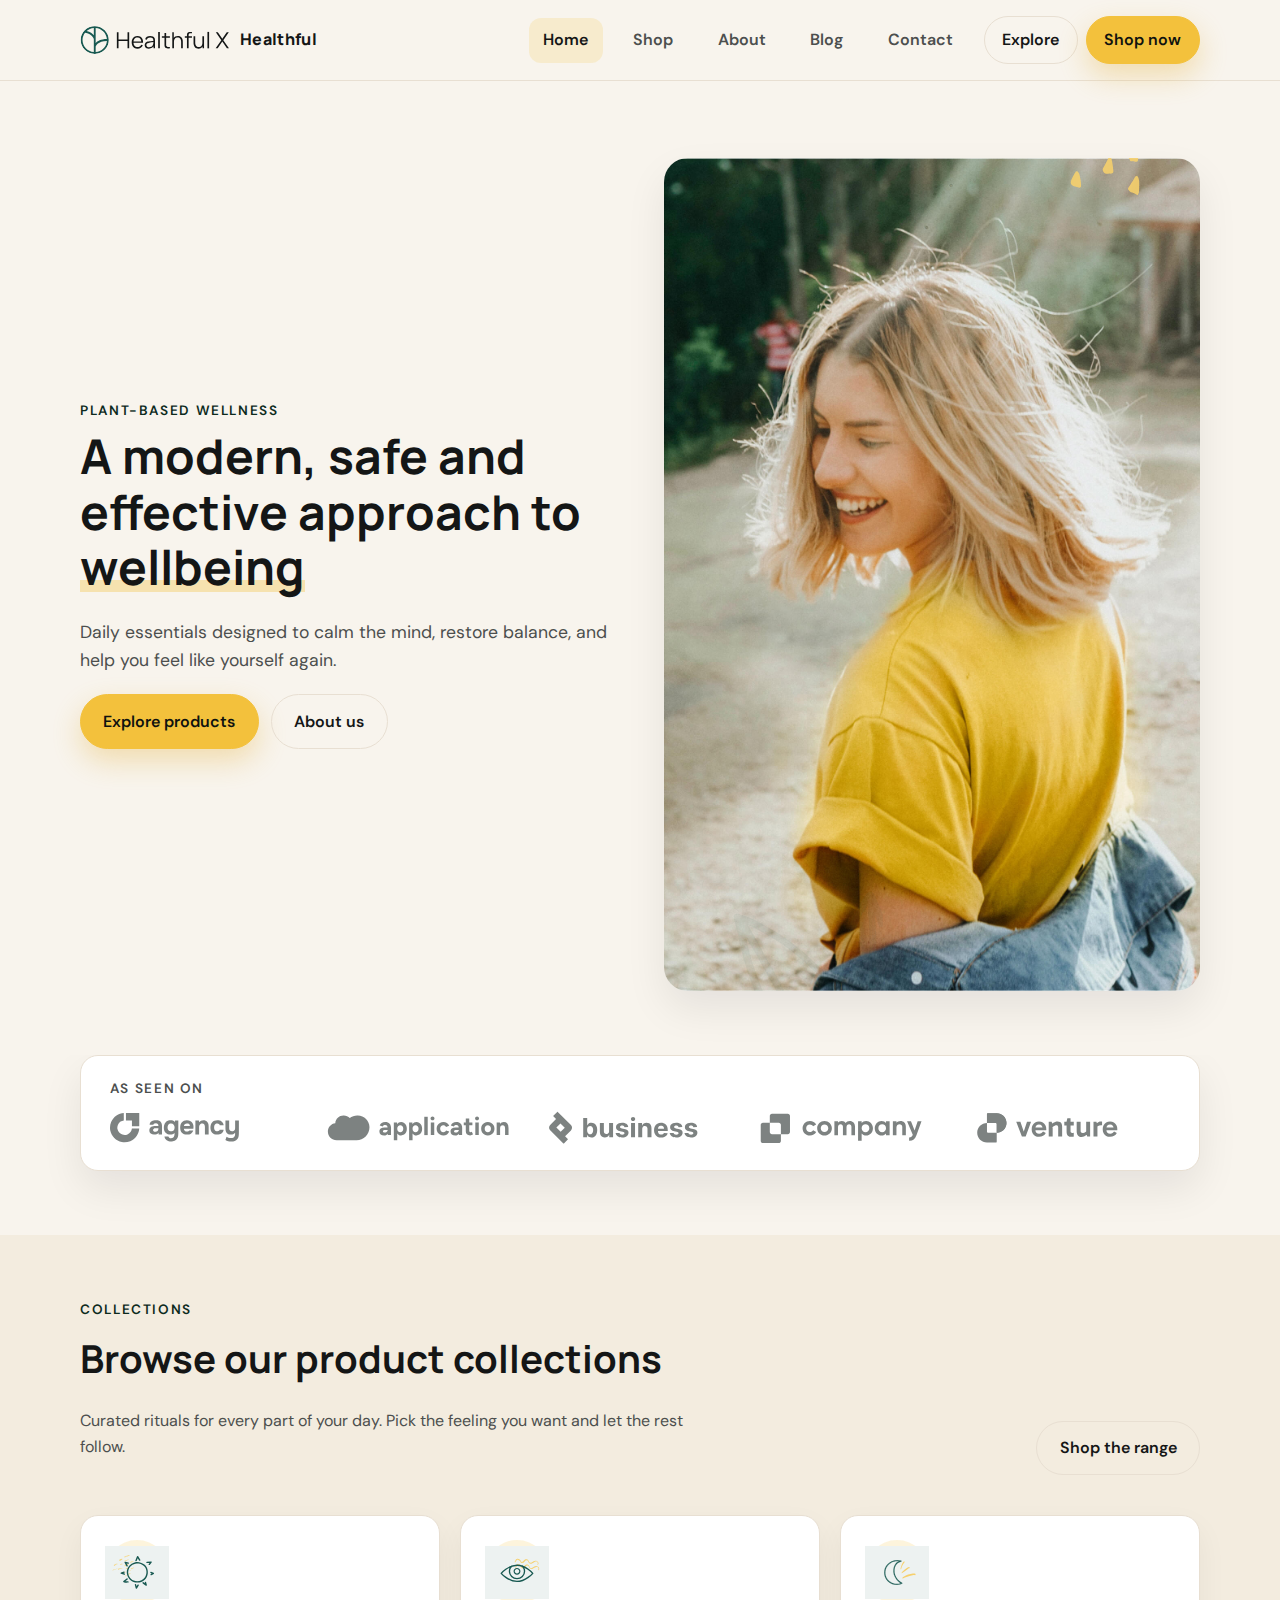
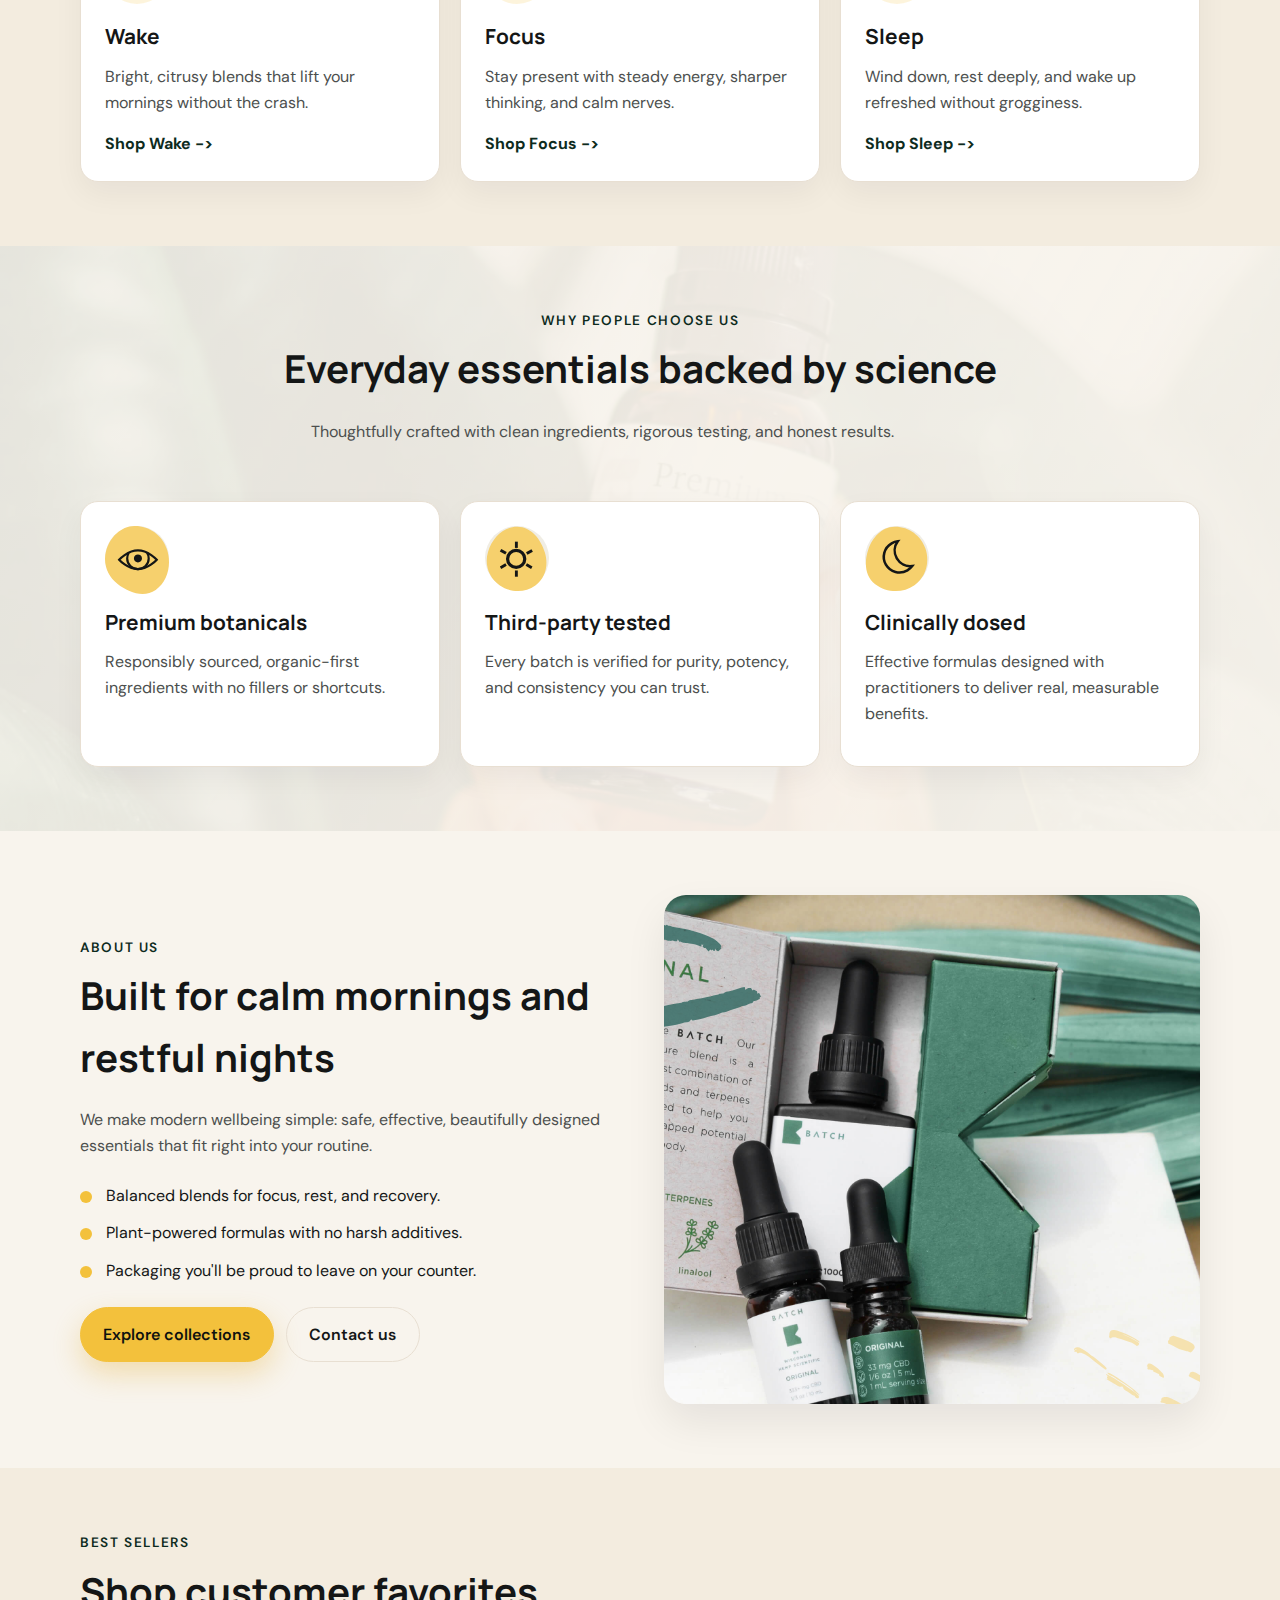
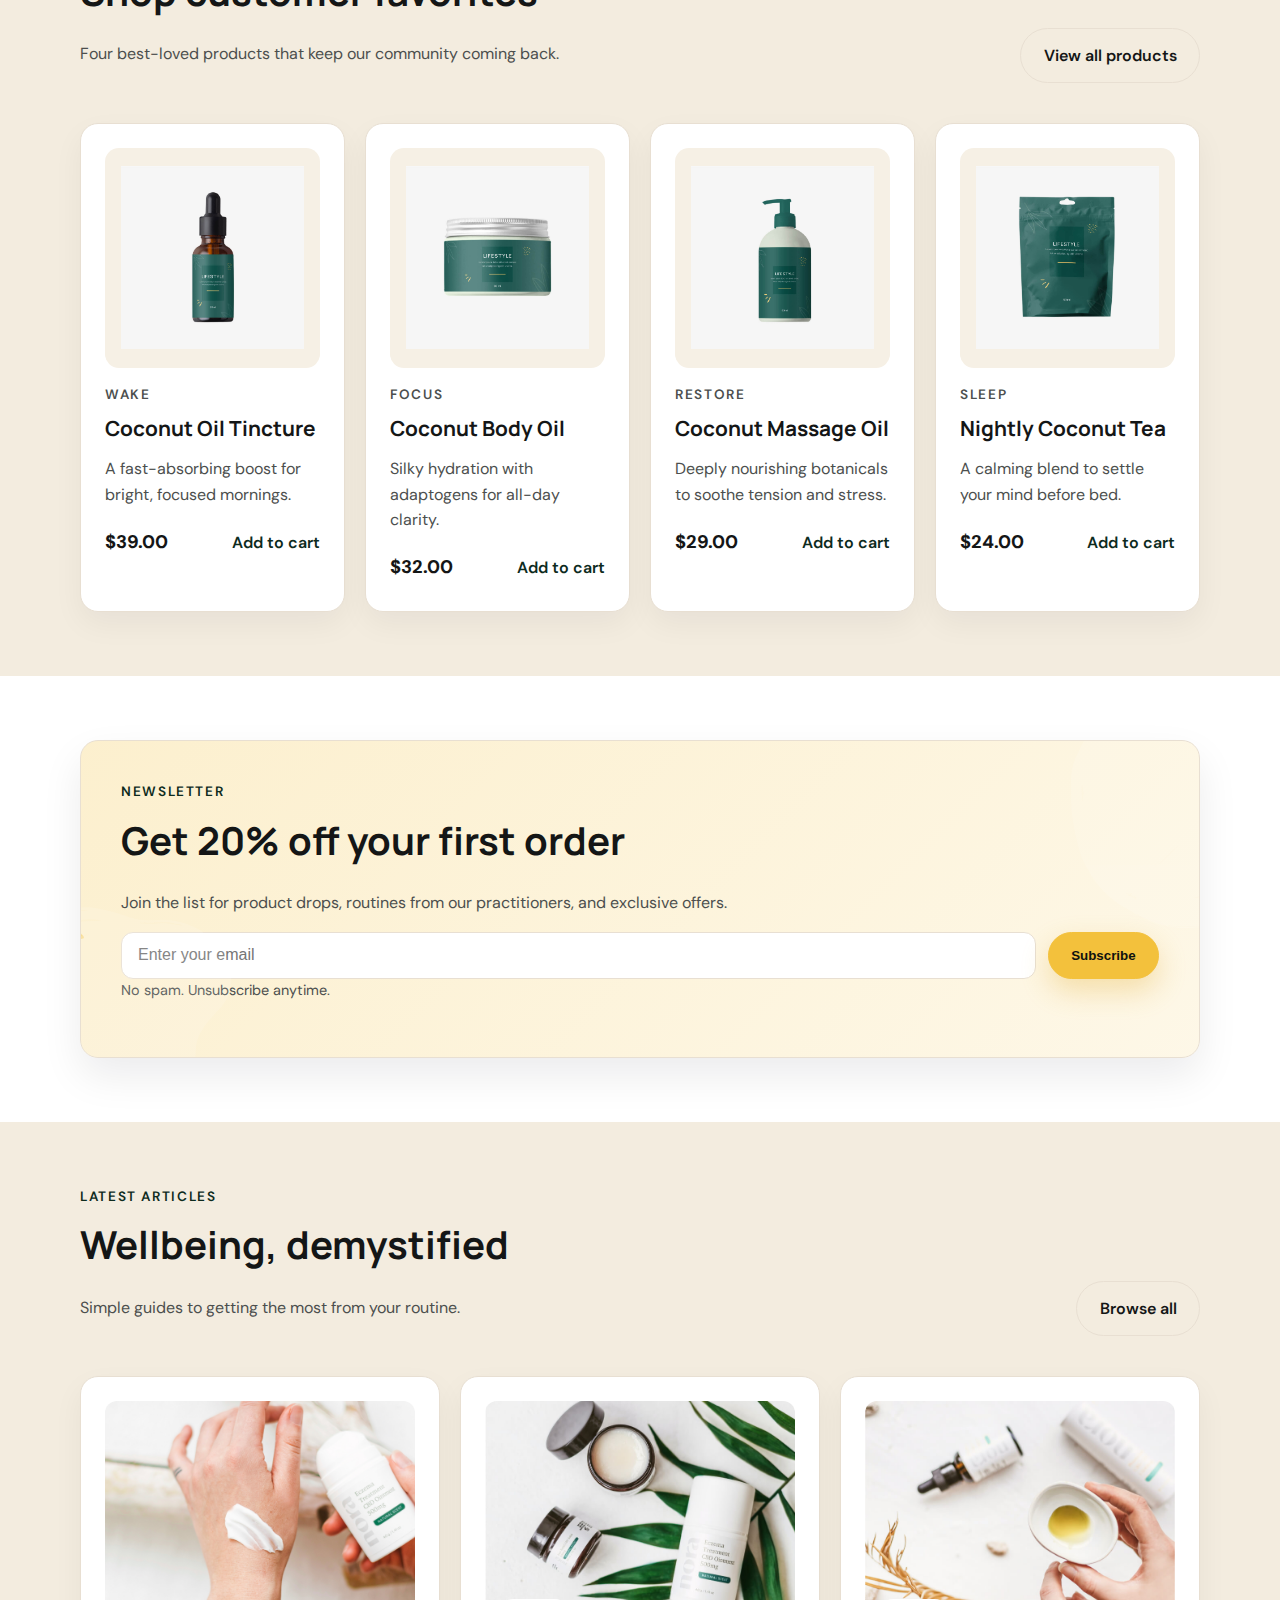
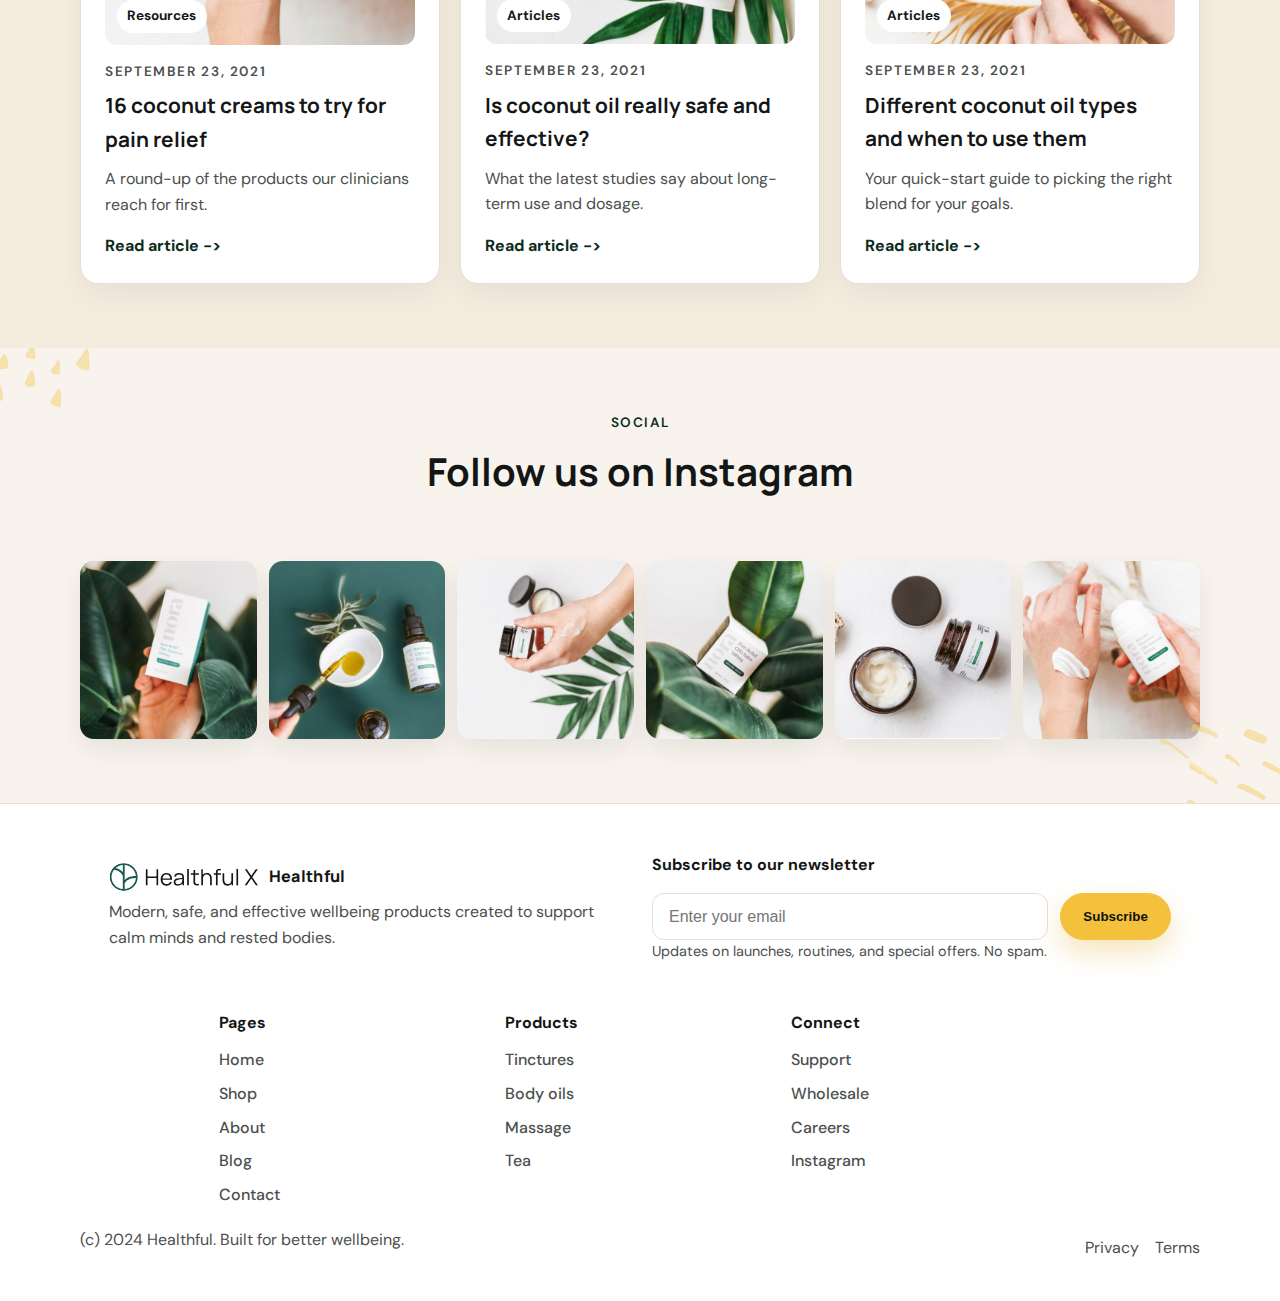
<file: docs/index.html>
<!doctype html>
<html lang="en">
<head>
  <meta charset="utf-8">
  <meta name="viewport" content="width=device-width, initial-scale=1">
  <title>Healthful | Modern wellbeing essentials</title>
  <link rel="preconnect" href="https://fonts.googleapis.com">
  <link rel="preconnect" href="https://fonts.gstatic.com" crossorigin>
  <link href="https://fonts.googleapis.com/css2?family=DM+Sans:wght@400;500;600&family=Manrope:wght@600;700;800&display=swap" rel="stylesheet">
  <link rel="stylesheet" href="assets/style.css">
</head>
<body>
  <div id="nav-placeholder"></div>

  <main>
    <section class="section hero" id="home">
      <div class="container grid-hero">
        <div class="hero-copy">
          <p class="eyebrow">Plant-based wellness</p>
          <h1>A modern, safe and effective approach to <span class="highlight-underline">wellbeing</span></h1>
          <p class="lede">Daily essentials designed to calm the mind, restore balance, and help you feel like yourself again.</p>
          <div class="button-row">
            <a class="button primary" href="#products">Explore products</a>
            <a class="button ghost" href="#about">About us</a>
          </div>
        </div>
        <div class="hero-media">
          <div class="hero-image">
            <img src="assets/media/home_hero.jpg" alt="Bottle and dropper on neutral background">
            <img class="shape hero-shape-one" src="assets/media/hero_shape_01.svg" alt="">
            <img class="shape hero-shape-two" src="assets/media/hero_shape_02.svg" alt="">
          </div>
        </div>
      </div>
    </section>

    <section class="section logo-band">
      <div class="container">
        <div class="logo-card">
          <p class="eyebrow muted">As seen on</p>
          <div class="logo-row">
            <img src="assets/media/logo_agency.svg" alt="Agency logo">
            <img src="assets/media/logo_app.svg" alt="Application logo">
            <img src="assets/media/logo_business.svg" alt="Business logo">
            <img src="assets/media/logo_company.svg" alt="Company logo">
            <img class="hide-sm" src="assets/media/logo_venture.svg" alt="Venture logo">
          </div>
        </div>
      </div>
    </section>

    <section class="section light" id="collections">
      <div class="container">
        <div class="section-header">
          <div>
            <p class="eyebrow">Collections</p>
            <h2>Browse our product collections</h2>
            <p class="body">Curated rituals for every part of your day. Pick the feeling you want and let the rest follow.</p>
          </div>
          <a class="button ghost" href="#products">Shop the range</a>
        </div>
        <div class="card-grid triple">
          <article class="card collection-card">
            <div class="icon-circle">
              <img src="assets/media/collection_wake.svg" alt="">
            </div>
            <h3>Wake</h3>
            <p>Bright, citrusy blends that lift your mornings without the crash.</p>
            <span class="arrow-link">Shop Wake -></span>
          </article>
          <article class="card collection-card">
            <div class="icon-circle">
              <img src="assets/media/collection_focus.svg" alt="">
            </div>
            <h3>Focus</h3>
            <p>Stay present with steady energy, sharper thinking, and calm nerves.</p>
            <span class="arrow-link">Shop Focus -></span>
          </article>
          <article class="card collection-card">
            <div class="icon-circle">
              <img src="assets/media/collection_sleep.svg" alt="">
            </div>
            <h3>Sleep</h3>
            <p>Wind down, rest deeply, and wake up refreshed without grogginess.</p>
            <span class="arrow-link">Shop Sleep -></span>
          </article>
        </div>
      </div>
    </section>

    <section class="section perks">
      <div class="container">
        <div class="section-header centered">
          <div>
            <p class="eyebrow">Why people choose us</p>
            <h2>Everyday essentials backed by science</h2>
            <p class="body">Thoughtfully crafted with clean ingredients, rigorous testing, and honest results.</p>
          </div>
        </div>
        <div class="card-grid triple">
          <article class="card perk-card">
            <div class="icon-circle neutral">
              <img src="assets/media/perk_icon_1.svg" alt="">
            </div>
            <h3>Premium botanicals</h3>
            <p>Responsibly sourced, organic-first ingredients with no fillers or shortcuts.</p>
          </article>
          <article class="card perk-card">
            <div class="icon-circle neutral">
              <img src="assets/media/perk_icon_2.svg" alt="">
            </div>
            <h3>Third-party tested</h3>
            <p>Every batch is verified for purity, potency, and consistency you can trust.</p>
          </article>
          <article class="card perk-card">
            <div class="icon-circle neutral">
              <img src="assets/media/perk_icon_3.svg" alt="">
            </div>
            <h3>Clinically dosed</h3>
            <p>Effective formulas designed with practitioners to deliver real, measurable benefits.</p>
          </article>
        </div>
      </div>
      <div class="perks-bg"></div>
    </section>

    <section class="section about" id="about">
      <div class="container grid-2">
        <div class="about-copy">
          <p class="eyebrow">About us</p>
          <h2>Built for calm mornings and restful nights</h2>
          <p class="body">We make modern wellbeing simple: safe, effective, beautifully designed essentials that fit right into your routine.</p>
          <ul class="checklist">
            <li>Balanced blends for focus, rest, and recovery.</li>
            <li>Plant-powered formulas with no harsh additives.</li>
            <li>Packaging you'll be proud to leave on your counter.</li>
          </ul>
          <div class="button-row">
            <a class="button primary" href="#collections">Explore collections</a>
            <a class="button ghost" href="#contact">Contact us</a>
          </div>
        </div>
        <div class="about-media">
          <div class="image-frame">
            <img src="assets/media/about_pouring_oil.jpg" alt="Dropping oil into a spoon">
            <img class="shape about-shape-one" src="assets/media/about_shape_01.svg" alt="">
            <img class="shape about-shape-two" src="assets/media/about_shape_02.svg" alt="">
          </div>
        </div>
      </div>
    </section>

    <section class="section light" id="products">
      <div class="container">
        <div class="section-header">
          <div>
            <p class="eyebrow">Best sellers</p>
            <h2>Shop customer favorites</h2>
            <p class="body">Four best-loved products that keep our community coming back.</p>
          </div>
          <a class="button ghost" href="#collections">View all products</a>
        </div>
        <div class="card-grid quad">
          <article class="card product-card">
            <div class="product-image">
              <img src="assets/media/product_tincture.jpg" alt="CBD tincture bottle">
            </div>
            <div class="product-body">
              <p class="eyebrow muted">Wake</p>
              <h3>Coconut Oil Tincture</h3>
              <p class="body">A fast-absorbing boost for bright, focused mornings.</p>
              <div class="product-meta">
                <span class="price">$39.00</span>
                <a class="button text" href="#">Add to cart</a>
              </div>
            </div>
          </article>
          <article class="card product-card">
            <div class="product-image">
              <img src="assets/media/product_body_oil.jpg" alt="Body oil jar">
            </div>
            <div class="product-body">
              <p class="eyebrow muted">Focus</p>
              <h3>Coconut Body Oil</h3>
              <p class="body">Silky hydration with adaptogens for all-day clarity.</p>
              <div class="product-meta">
                <span class="price">$32.00</span>
                <a class="button text" href="#">Add to cart</a>
              </div>
            </div>
          </article>
          <article class="card product-card">
            <div class="product-image">
              <img src="assets/media/product_massage_oil.jpg" alt="Massage oil bottle">
            </div>
            <div class="product-body">
              <p class="eyebrow muted">Restore</p>
              <h3>Coconut Massage Oil</h3>
              <p class="body">Deeply nourishing botanicals to soothe tension and stress.</p>
              <div class="product-meta">
                <span class="price">$29.00</span>
                <a class="button text" href="#">Add to cart</a>
              </div>
            </div>
          </article>
          <article class="card product-card">
            <div class="product-image">
              <img src="assets/media/product_tea.jpg" alt="Tea pouch">
            </div>
            <div class="product-body">
              <p class="eyebrow muted">Sleep</p>
              <h3>Nightly Coconut Tea</h3>
              <p class="body">A calming blend to settle your mind before bed.</p>
              <div class="product-meta">
                <span class="price">$24.00</span>
                <a class="button text" href="#">Add to cart</a>
              </div>
            </div>
          </article>
        </div>
      </div>
    </section>

    <section class="section cta-band" id="contact">
      <div class="container cta-card">
        <div>
          <p class="eyebrow">Newsletter</p>
          <h2>Get 20% off your first order</h2>
          <p class="body">Join the list for product drops, routines from our practitioners, and exclusive offers.</p>
          <form class="newsletter-form">
            <input type="email" name="email" placeholder="Enter your email" required>
            <button class="button primary" type="submit">Subscribe</button>
          </form>
          <p class="small muted">No spam. Unsubscribe anytime.</p>
        </div>
        <img class="shape cta-shape-one" src="assets/media/cta_shape_01.svg" alt="">
        <img class="shape cta-shape-two" src="assets/media/cta_shape_02.svg" alt="">
      </div>
    </section>

    <section class="section light" id="blog">
      <div class="container">
        <div class="section-header">
          <div>
            <p class="eyebrow">Latest articles</p>
            <h2>Wellbeing, demystified</h2>
            <p class="body">Simple guides to getting the most from your routine.</p>
          </div>
          <a class="button ghost" href="#">Browse all</a>
        </div>
        <div class="card-grid triple">
          <article class="card blog-card">
            <div class="blog-image">
              <img src="assets/media/blog_article_1.jpg" alt="Cream jars on table">
              <span class="badge">Resources</span>
            </div>
            <div class="blog-body">
              <p class="eyebrow muted">September 23, 2021</p>
              <h3>16 coconut creams to try for pain relief</h3>
              <p class="body">A round-up of the products our clinicians reach for first.</p>
              <a class="arrow-link" href="#">Read article -></a>
            </div>
          </article>
          <article class="card blog-card">
            <div class="blog-image">
              <img src="assets/media/blog_article_2.jpg" alt="Bottle of coconut oil">
              <span class="badge">Articles</span>
            </div>
            <div class="blog-body">
              <p class="eyebrow muted">September 23, 2021</p>
              <h3>Is coconut oil really safe and effective?</h3>
              <p class="body">What the latest studies say about long-term use and dosage.</p>
              <a class="arrow-link" href="#">Read article -></a>
            </div>
          </article>
          <article class="card blog-card">
            <div class="blog-image">
              <img src="assets/media/blog_article_3.jpg" alt="Product lineup">
              <span class="badge">Articles</span>
            </div>
            <div class="blog-body">
              <p class="eyebrow muted">September 23, 2021</p>
              <h3>Different coconut oil types and when to use them</h3>
              <p class="body">Your quick-start guide to picking the right blend for your goals.</p>
              <a class="arrow-link" href="#">Read article -></a>
            </div>
          </article>
        </div>
      </div>
    </section>

    <section class="section instagram">
      <div class="container narrow">
        <div class="section-header centered">
          <div>
            <p class="eyebrow">Social</p>
            <h2>Follow us on Instagram</h2>
          </div>
        </div>
        <div class="ig-grid">
          <img src="assets/media/ig_1.jpg" alt="Instagram highlight 1">
          <img src="assets/media/ig_2.jpg" alt="Instagram highlight 2">
          <img src="assets/media/ig_3.jpg" alt="Instagram highlight 3">
          <img src="assets/media/ig_4.jpg" alt="Instagram highlight 4">
          <img class="hide-sm" src="assets/media/ig_5.jpg" alt="Instagram highlight 5">
          <img class="hide-sm" src="assets/media/ig_6.jpg" alt="Instagram highlight 6">
        </div>
        <div class="ig-shapes">
          <img class="shape ig-shape-one" src="assets/media/hero_shape_01.svg" alt="">
          <img class="shape ig-shape-two" src="assets/media/about_shape_02.svg" alt="">
        </div>
      </div>
    </section>
  </main>

  <div id="footer-placeholder"></div>

  <script src="assets/main.js"></script>
</body>
</html>
</file>
<file: docs/assets/style.css>
:root {
  --bg: #f8f4ed;
  --surface: #ffffff;
  --surface-alt: #f3ecdf;
  --text: #141616;
  --muted: #4c4f4e;
  --line: #e8dfd2;
  --primary: #f3c13c;
  --primary-strong: #e8ab00;
  --accent: #0d2b1d;
  --radius: 18px;
  --shadow: 0 18px 40px rgba(12, 17, 31, 0.08);
}

* {
  box-sizing: border-box;
}

body {
  margin: 0;
  font-family: 'DM Sans', system-ui, -apple-system, sans-serif;
  background: var(--bg);
  color: var(--text);
  line-height: 1.6;
  -webkit-font-smoothing: antialiased;
}

a {
  color: inherit;
  text-decoration: none;
}

img {
  max-width: 100%;
  display: block;
}

.container {
  width: min(1120px, calc(100% - 32px));
  margin: 0 auto;
}

.section {
  padding: clamp(3rem, 5vw, 5.5rem) 0;
  position: relative;
  overflow: hidden;
}

.light {
  background: var(--surface-alt);
}

h1, h2, h3, h4 {
  font-family: 'Manrope', 'DM Sans', system-ui, sans-serif;
  color: var(--text);
  margin: 0 0 0.5em;
}

h1 {
  font-size: clamp(2.4rem, 4vw, 3rem);
  line-height: 1.15;
}

h2 {
  font-size: clamp(2rem, 3vw, 2.5rem);
}

h3 {
  font-size: 1.3rem;
}

p {
  margin: 0 0 1em;
  color: var(--muted);
}

p.lede {
  font-size: 1.1rem;
  max-width: 48ch;
}

p.body {
  max-width: 58ch;
}

p.small {
  font-size: 0.9rem;
}

.eyebrow {
  letter-spacing: 0.12em;
  text-transform: uppercase;
  font-weight: 600;
  font-size: 0.85rem;
  color: var(--accent);
  margin-bottom: 0.5em;
}

.muted {
  color: var(--muted);
}

.button {
  display: inline-flex;
  align-items: center;
  justify-content: center;
  gap: 8px;
  padding: 0.85rem 1.4rem;
  border-radius: 999px;
  border: 1px solid transparent;
  font-weight: 600;
  cursor: pointer;
  transition: transform 200ms ease, box-shadow 200ms ease, background 200ms ease, color 200ms ease;
  text-decoration: none;
  color: var(--text);
}

.button.primary {
  background: var(--primary);
  border-color: var(--primary);
  color: #0f120f;
  box-shadow: 0 12px 28px rgba(226, 172, 42, 0.32);
}

.button.primary:hover {
  background: var(--primary-strong);
  transform: translateY(-1px);
}

.button.ghost {
  background: transparent;
  border-color: var(--line);
}

.button.ghost:hover {
  border-color: var(--accent);
  color: var(--accent);
}

.button.text {
  padding: 0.4rem 0;
  border: none;
  background: none;
  color: var(--accent);
  font-weight: 600;
}

.button.small {
  padding: 0.65rem 1.1rem;
}

.button-row {
  display: flex;
  align-items: center;
  gap: 12px;
  flex-wrap: wrap;
  margin-top: 1.25rem;
}

.section-header {
  display: flex;
  justify-content: space-between;
  align-items: flex-end;
  gap: 1.5rem;
  margin-bottom: 2.5rem;
  flex-wrap: wrap;
}

.section-header.centered {
  justify-content: center;
  text-align: center;
}

.grid-hero {
  display: grid;
  grid-template-columns: repeat(auto-fit, minmax(280px, 1fr));
  gap: clamp(1.5rem, 4vw, 3rem);
  align-items: center;
}

.grid-2 {
  display: grid;
  grid-template-columns: repeat(auto-fit, minmax(280px, 1fr));
  gap: clamp(1.5rem, 4vw, 3rem);
  align-items: center;
}

.hero {
  padding-top: clamp(4rem, 6vw, 6rem);
}

.hero-copy .highlight-underline {
  position: relative;
  display: inline-block;
  z-index: 1;
}

.hero-copy .highlight-underline::after {
  content: '';
  position: absolute;
  left: 0;
  right: 0;
  bottom: 2px;
  height: 12px;
  background: rgba(243, 193, 60, 0.35);
  z-index: -1;
}

.hero-image {
  position: relative;
  border-radius: calc(var(--radius) + 6px);
  overflow: hidden;
  box-shadow: var(--shadow);
}

.hero-image img:first-child {
  width: 100%;
  height: 100%;
  object-fit: cover;
  display: block;
}

.shape {
  position: absolute;
  pointer-events: none;
}

.hero-shape-one {
  top: -10%;
  right: 6%;
  width: 120px;
  opacity: 0.9;
}

.hero-shape-two {
  bottom: -14%;
  left: 0;
  width: 220px;
  opacity: 0.6;
}

.site-header {
  position: sticky;
  top: 0;
  z-index: 1000;
  background: var(--bg);
  border-bottom: 1px solid var(--line);
  transition: box-shadow 200ms ease, border-color 200ms ease;
}

.site-header.is-stuck {
  box-shadow: var(--shadow);
  border-color: transparent;
}

.nav-container {
  display: grid;
  grid-template-columns: auto 1fr;
  align-items: center;
  gap: 1rem;
  padding: 1rem 0;
}

.brand {
  display: inline-flex;
  align-items: center;
  gap: 10px;
  font-weight: 800;
  font-family: 'Manrope', sans-serif;
}

.brand-mark {
  width: 150px;
  height: auto;
}

.brand-text {
  font-size: 1rem;
  letter-spacing: 0.02em;
}

.nav-toggle {
  display: none;
  background: none;
  border: 1px solid var(--line);
  border-radius: 10px;
  padding: 0.55rem;
  width: 46px;
  height: 46px;
  align-items: center;
  justify-content: center;
  cursor: pointer;
}

.nav-toggle span {
  display: block;
  width: 100%;
  height: 2px;
  background: var(--text);
  border-radius: 2px;
  position: relative;
}

.nav-toggle span + span {
  margin-top: 7px;
}

.nav-menu {
  display: flex;
  align-items: center;
  justify-content: flex-end;
  gap: 1rem;
}

.nav-links {
  display: flex;
  align-items: center;
  gap: 1rem;
}

.nav-link {
  padding: 0.6rem 0.9rem;
  border-radius: 12px;
  font-weight: 600;
  color: var(--muted);
  transition: color 150ms ease, background 150ms ease;
}

.nav-link:hover,
.nav-link.active {
  color: var(--text);
  background: rgba(243, 193, 60, 0.18);
}

.nav-actions {
  display: flex;
  align-items: center;
  gap: 0.5rem;
}

.logo-band {
  padding-top: 0;
}

.logo-card {
  background: var(--surface);
  border-radius: var(--radius);
  border: 1px solid var(--line);
  padding: 1.4rem 1.8rem;
  box-shadow: var(--shadow);
}

.logo-row {
  display: grid;
  grid-template-columns: repeat(auto-fit, minmax(120px, 1fr));
  gap: 1rem 1.5rem;
  align-items: center;
  margin-top: 0.5rem;
}

.card {
  background: var(--surface);
  border-radius: var(--radius);
  border: 1px solid var(--line);
  padding: 1.5rem;
  box-shadow: 0 12px 30px rgba(12, 17, 31, 0.05);
  position: relative;
  overflow: hidden;
  transition: transform 150ms ease, box-shadow 150ms ease;
}

.card:hover {
  transform: translateY(-4px);
  box-shadow: var(--shadow);
}

.card-grid {
  display: grid;
  gap: 1.25rem;
}

.card-grid.triple {
  grid-template-columns: repeat(auto-fit, minmax(240px, 1fr));
}

.card-grid.quad {
  grid-template-columns: repeat(auto-fit, minmax(230px, 1fr));
}

.collection-card .icon-circle,
.perk-card .icon-circle {
  width: 64px;
  height: 64px;
  border-radius: 50%;
  background: rgba(243, 193, 60, 0.18);
  display: grid;
  place-items: center;
  margin-bottom: 1rem;
}

.icon-circle.neutral {
  background: #f0ede4;
}

.arrow-link {
  font-weight: 700;
  color: var(--accent);
}

.perks {
  color: var(--text);
}

.perks-bg {
  position: absolute;
  inset: 0;
  background: linear-gradient(120deg, rgba(248, 244, 237, 0.8), rgba(248, 244, 237, 0.95)), url('../assets/media/perks_background.jpg') center/cover no-repeat;
  z-index: -1;
  opacity: 0.45;
}

.about .image-frame {
  position: relative;
  border-radius: calc(var(--radius) + 4px);
  overflow: hidden;
  box-shadow: var(--shadow);
}

.about-shape-one {
  top: -12%;
  left: -8%;
  width: 140px;
  opacity: 0.7;
}

.about-shape-two {
  bottom: -14%;
  right: -10%;
  width: 180px;
  opacity: 0.5;
}

.checklist {
  list-style: none;
  padding: 0;
  margin: 1.5rem 0;
  display: grid;
  gap: 0.75rem;
}

.checklist li {
  padding-left: 26px;
  position: relative;
}

.checklist li::before {
  content: '';
  width: 12px;
  height: 12px;
  background: var(--primary);
  border-radius: 50%;
  position: absolute;
  left: 0;
  top: 8px;
}

.product-card .product-image {
  background: #f6f0e5;
  border-radius: calc(var(--radius) - 4px);
  padding: 1rem;
  display: flex;
  justify-content: center;
  align-items: center;
  margin-bottom: 1rem;
  min-height: 220px;
}

.product-meta {
  display: flex;
  align-items: center;
  justify-content: space-between;
  gap: 1rem;
  margin-top: 1rem;
}

.price {
  font-weight: 800;
  font-size: 1.15rem;
}

.cta-band {
  background: var(--surface);
}

.cta-card {
  position: relative;
  background: linear-gradient(135deg, rgba(243, 193, 60, 0.25), rgba(243, 193, 60, 0.12));
  border-radius: var(--radius);
  padding: clamp(1.5rem, 4vw, 2.5rem);
  overflow: hidden;
  border: 1px solid var(--line);
  box-shadow: var(--shadow);
}

.cta-card .shape {
  opacity: 0.65;
}

.cta-shape-one {
  top: -18%;
  right: -10%;
  width: 240px;
}

.cta-shape-two {
  bottom: -25%;
  left: -8%;
  width: 240px;
}

.newsletter-form {
  display: flex;
  gap: 0.75rem;
  flex-wrap: wrap;
  margin-top: 1rem;
}

.newsletter-form input {
  flex: 1 1 220px;
  padding: 0.85rem 1rem;
  border-radius: 12px;
  border: 1px solid var(--line);
  font-size: 1rem;
  background: #fff;
}

.blog-card .blog-image {
  position: relative;
  border-radius: calc(var(--radius) - 6px);
  overflow: hidden;
  margin-bottom: 1rem;
}

.blog-card .badge {
  position: absolute;
  bottom: 12px;
  left: 12px;
  padding: 0.35rem 0.65rem;
  background: var(--surface);
  border-radius: 999px;
  font-weight: 700;
  font-size: 0.85rem;
}

.ig-grid {
  display: grid;
  grid-template-columns: repeat(auto-fit, minmax(140px, 1fr));
  gap: 0.75rem;
  margin-top: 1.25rem;
}

.ig-grid img {
  border-radius: 14px;
  width: 100%;
  height: 100%;
  object-fit: cover;
  box-shadow: 0 10px 24px rgba(12, 17, 31, 0.08);
}

.ig-shapes .shape {
  opacity: 0.5;
}

.ig-shape-one {
  top: -60px;
  left: -30px;
  width: 120px;
}

.ig-shape-two {
  bottom: -50px;
  right: -40px;
  width: 160px;
}

.site-footer {
  background: var(--surface);
  border-top: 1px solid var(--line);
  padding: 3rem 0 2rem;
}

.footer-top {
  display: grid;
  grid-template-columns: repeat(auto-fit, minmax(260px, 1fr));
  gap: 1.5rem;
  align-items: center;
  padding-inline: clamp(1rem, 4vw, 1.8rem);
}

.footer-brand {
  padding: 0;
}

.footer-newsletter .title,
.footer-column .title {
  font-weight: 700;
  margin-bottom: 0.5rem;
  color: var(--text);
}

.footer-links {
  display: grid;
  grid-template-columns: repeat(auto-fit, minmax(160px, 1fr));
  gap: 1rem;
  margin: 2rem auto 1rem;
  width: min(900px, 100%);
  padding-inline: clamp(1rem, 4vw, 1.8rem);
}

.footer-column a {
  display: block;
  padding: 0.25rem 0;
  color: var(--muted);
  font-weight: 500;
}

.footer-bottom {
  display: flex;
  justify-content: space-between;
  align-items: center;
  gap: 1rem;
  flex-wrap: wrap;
  color: var(--muted);
}

.footer-bottom-links {
  display: flex;
  gap: 1rem;
}

.hide-sm {
  display: inline;
}

@media (max-width: 960px) {
  .nav-container {
    grid-template-columns: 1fr auto;
  }

  .nav-toggle {
    display: inline-flex;
  }

  .nav-menu {
    position: absolute;
    left: 0;
    right: 0;
    top: 100%;
    background: var(--bg);
    border-bottom: 1px solid var(--line);
    padding: 1rem 1.5rem 1.5rem;
    flex-direction: column;
    align-items: flex-start;
    gap: 1rem;
    display: none;
    box-shadow: var(--shadow);
  }

  .nav-menu.open {
    display: flex;
  }

  .nav-links {
    flex-direction: column;
    align-items: flex-start;
    width: 100%;
  }

  .nav-actions {
    width: 100%;
  }

  .site-header {
    position: sticky;
  }
}

@media (max-width: 720px) {
  .logo-card {
    text-align: center;
  }

  .section-header {
    flex-direction: column;
    align-items: flex-start;
  }

  .section-header.centered {
    align-items: center;
  }

  .hero-shape-two,
  .about-shape-two,
  .cta-shape-two,
  .ig-shape-two {
    display: none;
  }

  .hide-sm {
    display: none !important;
  }
}

@media (max-width: 540px) {
  .nav-container {
    padding: 0.75rem 0;
  }

  .newsletter-form {
    flex-direction: column;
  }

  .button,
  .newsletter-form input {
    width: 100%;
  }
}
</file>
